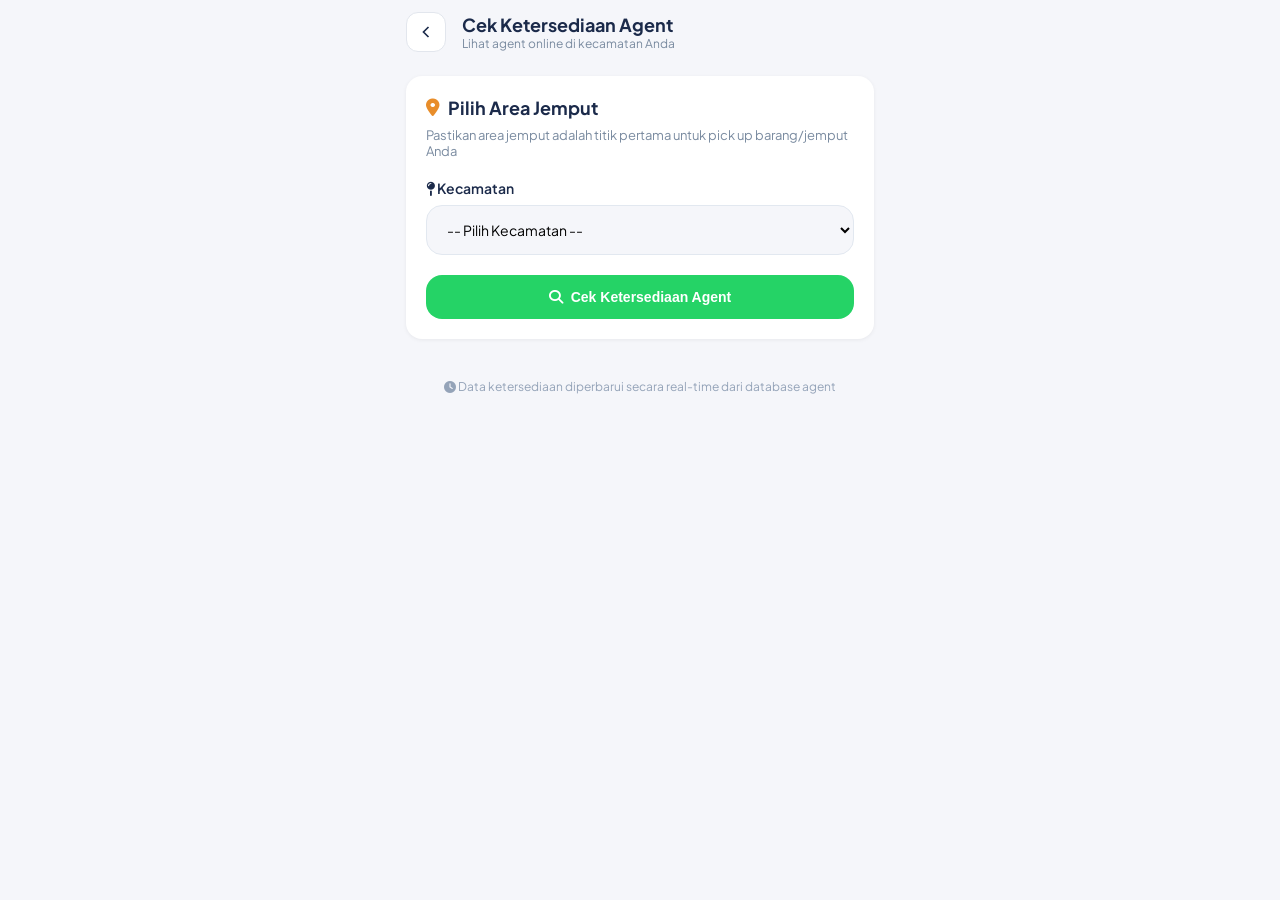
<file: pages/agent-check.html>
<!DOCTYPE html>
<html lang="id">
<head>
<meta charset="UTF-8"/>
<meta name="viewport" content="width=device-width, initial-scale=1.0, maximum-scale=1.0, user-scalable=yes"/>
<title>Cek Ketersediaan Agent - Suruhboy</title>
<link href="https://fonts.googleapis.com/css2?family=Plus+Jakarta+Sans:wght@400;500;600;700;800&display=swap" rel="stylesheet"/>
<link rel="stylesheet" href="https://cdnjs.cloudflare.com/ajax/libs/font-awesome/6.4.0/css/all.min.css"/>
<link rel="stylesheet" href="../css/style.css"/>
<style>
.agent-check-page {
  display: block;
  min-height: 100vh;
  background: #F5F6FA;
}
.agent-check-container {
  max-width: 500px;
  margin: 0 auto;
  padding: 0 16px 40px;
  min-height: 100vh;
}
.agent-check-header {
  display: flex;
  align-items: center;
  gap: 16px;
  margin-bottom: 24px;
  padding-top: 12px;
}
.agent-back-btn {
  width: 40px;
  height: 40px;
  border-radius: 12px;
  border: 1px solid #E2E6ED;
  display: flex;
  align-items: center;
  justify-content: center;
  background: #fff;
  cursor: pointer;
}
.agent-check-card {
  background: #fff;
  border-radius: 16px;
  padding: 20px;
  margin-bottom: 20px;
  box-shadow: 0 1px 4px rgba(0,0,0,0.06);
}
.agent-check-title {
  font-size: 18px;
  font-weight: 700;
  margin-bottom: 8px;
  display: flex;
  align-items: center;
  gap: 8px;
}
.agent-check-sub {
  font-size: 13px;
  color: #7A8BA0;
  margin-bottom: 20px;
}
.agent-form-group {
  margin-bottom: 20px;
}
.agent-form-group label {
  display: block;
  font-size: 14px;
  font-weight: 600;
  margin-bottom: 8px;
}
.agent-select {
  width: 100%;
  padding: 14px 16px;
  background: #F5F6FA;
  border: 1px solid #E2E8F0;
  border-radius: 16px;
  font-size: 14px;
  font-family: inherit;
  cursor: pointer;
}
.btn-check-agent {
  width: 100%;
  padding: 14px;
  background: #25D366;
  border: none;
  border-radius: 16px;
  font-size: 14px;
  font-weight: 700;
  color: white;
  cursor: pointer;
  display: flex;
  align-items: center;
  justify-content: center;
  gap: 8px;
}
.agent-result-card {
  background: #fff;
  border-radius: 16px;
  padding: 20px;
  margin-top: 20px;
  text-align: center;
}
.agent-status-icon {
  width: 64px;
  height: 64px;
  border-radius: 32px;
  display: flex;
  align-items: center;
  justify-content: center;
  font-size: 32px;
  margin: 0 auto 16px;
}
.agent-status-ready {
  background: #DCFCE7;
  color: #15803D;
}
.agent-status-none {
  background: #FEE2E2;
  color: #B91C1C;
}
.agent-result-message {
  font-size: 16px;
  font-weight: 700;
  margin-bottom: 8px;
}
.agent-result-detail {
  font-size: 13px;
  color: #7A8BA0;
}
.agent-badge-count {
  display: inline-flex;
  align-items: center;
  gap: 6px;
  background: #F1F5F9;
  padding: 6px 12px;
  border-radius: 40px;
  font-size: 12px;
  margin-top: 12px;
}
.agent-action-buttons {
  display: flex;
  gap: 12px;
  margin-top: 20px;
}
.btn-order-agent {
  flex: 1;
  background: #E88D2A;
  border: none;
  padding: 12px;
  border-radius: 40px;
  font-weight: 600;
  color: white;
  cursor: pointer;
}
.btn-reset-agent {
  flex: 1;
  background: #F1F5F9;
  border: none;
  padding: 12px;
  border-radius: 40px;
  font-weight: 600;
  color: #475569;
  cursor: pointer;
}
.agent-info-box {
  background: #EFF6FF;
  border-radius: 12px;
  padding: 12px;
  margin-top: 16px;
  font-size: 12px;
  color: #1E40AF;
}
.agent-footer {
  text-align: center;
  padding: 20px;
  color: #94A3B8;
  font-size: 12px;
}
.hidden { display: none; }
</style>
</head>
<body>
<div class="agent-check-page">
  <div class="agent-check-container">
    <div class="agent-check-header">
      <a href="../index.html" class="agent-back-btn">
        <svg width="20" height="20" viewBox="0 0 24 24" fill="none" stroke="#1B2A4A" stroke-width="2">
          <polyline points="15 18 9 12 15 6"/>
        </svg>
      </a>
      <div>
        <h2 style="font-size:18px; font-weight:700;">Cek Ketersediaan Agent</h2>
        <p style="font-size:12px; color:#7A8BA0;">Lihat agent online di kecamatan Anda</p>
      </div>
    </div>
    
    <div class="agent-check-card">
      <div class="agent-check-title">
        <i class="fas fa-map-marker-alt" style="color:#E88D2A;"></i>
        <span>Pilih Area Jemput</span>
      </div>
      <div class="agent-check-sub">Pastikan area jemput adalah titik pertama untuk pick up barang/jemput Anda</div>
      <div class="agent-form-group">
        <label><i class="fas fa-map-pin"></i> Kecamatan</label>
        <select id="areaSelect" class="agent-select">
          <option value="" disabled selected>-- Pilih Kecamatan --</option>
        </select>
      </div>
      <button class="btn-check-agent" id="checkAgentBtn">
        <i class="fas fa-search"></i> Cek Ketersediaan Agent
      </button>
    </div>
    
    <div id="agentResultSection" class="hidden"></div>
    <div class="agent-footer">
      <i class="fas fa-clock"></i> Data ketersediaan diperbarui secara real-time dari database agent
    </div>
  </div>
</div>

<script src="../js/config.js"></script>
<script src="../js/agent.js"></script>
<script>
document.addEventListener('DOMContentLoaded', () => {
  populateAreaSelect();
  document.getElementById('checkAgentBtn').addEventListener('click', checkAgentAvailability);
});
</script>
</body>
</html>
</file>
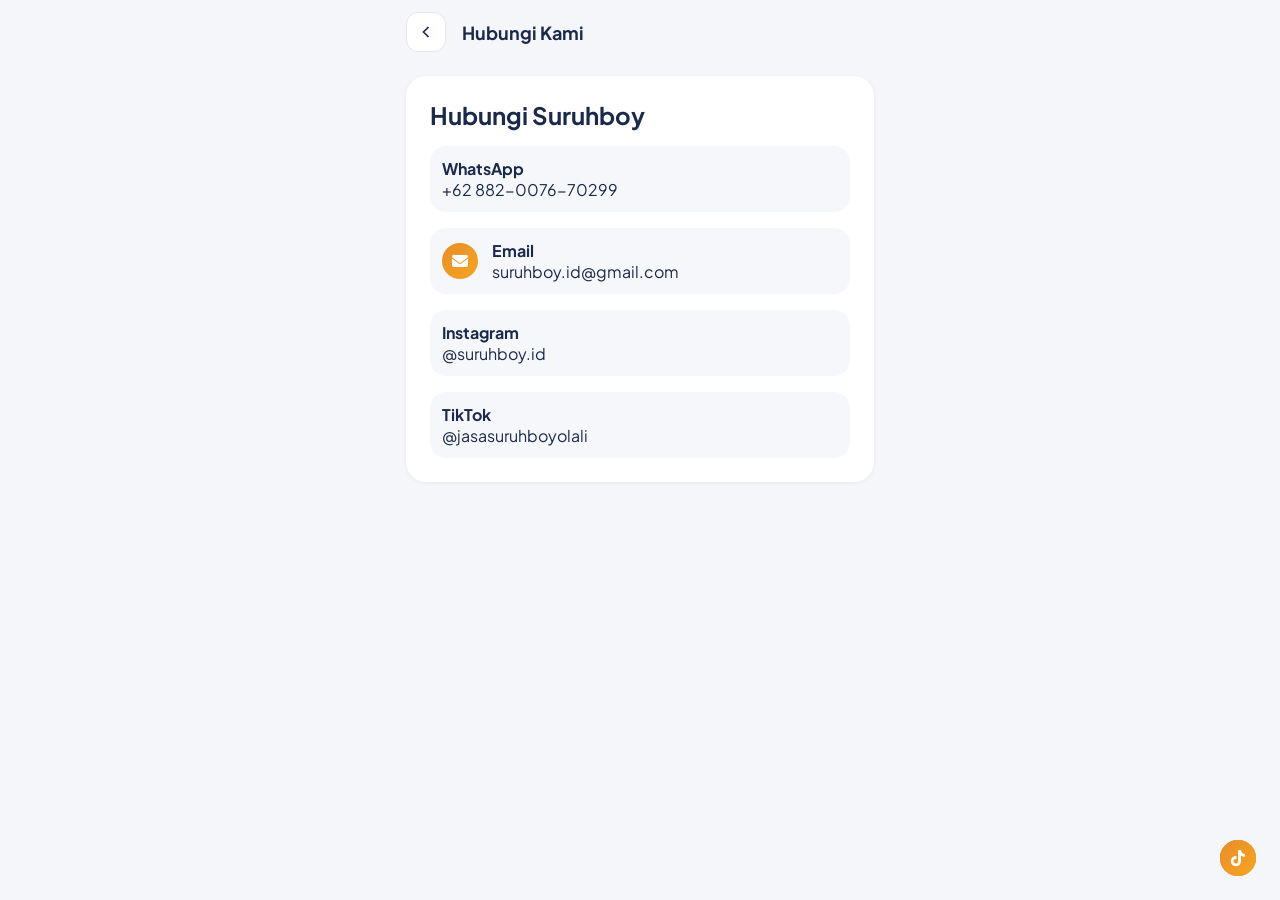
<file: pages/contact.html>
<!DOCTYPE html>
<html lang="id">
<head>
<meta charset="UTF-8"/>
<meta name="viewport" content="width=device-width, initial-scale=1.0, maximum-scale=1.0, user-scalable=yes"/>
<title>Hubungi Kami - Suruhboy</title>
<link href="https://fonts.googleapis.com/css2?family=Plus+Jakarta+Sans:wght@400;500;600;700;800&display=swap" rel="stylesheet"/>
<link rel="stylesheet" href="https://cdnjs.cloudflare.com/ajax/libs/font-awesome/6.4.0/css/all.min.css"/>
<link rel="stylesheet" href="../css/style.css"/>
<style>
.info-page { display: block; min-height: 100vh; background: #F5F6FA; }
.info-container { max-width: 500px; margin: 0 auto; padding: 0 16px 40px; }
.info-header { display: flex; align-items: center; gap: 16px; margin-bottom: 24px; padding-top: 12px; }
.info-back-btn { width: 40px; height: 40px; border-radius: 12px; border: 1px solid #E2E6ED; display: flex; align-items: center; justify-content: center; background: #fff; cursor: pointer; text-decoration: none; }
.info-content { background: #fff; border-radius: 20px; padding: 24px; box-shadow: 0 1px 4px rgba(0,0,0,0.06); }
.contact-list { display: flex; flex-direction: column; gap: 16px; margin-top: 16px; }
.contact-item { display: flex; align-items: center; gap: 14px; padding: 12px; background: #F5F7FB; border-radius: 16px; cursor: pointer; transition: all 0.2s; }
.contact-item:hover { background: #F0F2F5; transform: translateX(4px); }
.contact-item i { width: 36px; height: 36px; background: linear-gradient(135deg, #E88D2A, #F5A623); border-radius: 50%; display: flex; align-items: center; justify-content: center; color: white; font-size: 16px; }
.contact-info h4 { font-size: 14px; font-weight: 700; margin-bottom: 4px; }
.contact-info p { font-size: 12px; color: #E88D2A; margin: 0; }
</style>
</head>
<body>
<div class="info-page">
  <div class="info-container">
    <div class="info-header">
      <a href="../index.html" class="info-back-btn">
        <svg width="20" height="20" viewBox="0 0 24 24" fill="none" stroke="#1B2A4A" stroke-width="2">
          <polyline points="15 18 9 12 15 6"/>
        </svg>
      </a>
      <div><h2 style="font-size:18px; font-weight:700;">Hubungi Kami</h2></div>
    </div>
    <div class="info-content">
      <h2>Hubungi Suruhboy</h2>
      <div class="contact-list">
        <div class="contact-item" onclick="window.open('https://wa.me/62882007670299?text=Halo%20Suruhboy', '_blank')">
          <i class="fab fa-whatsapp"></i>
          <div><h4>WhatsApp</h4><p>+62 882-0076-70299</p></div>
        </div>
        <div class="contact-item" onclick="window.location.href='mailto:suruhboy.id@gmail.com'">
          <i class="fas fa-envelope"></i>
          <div><h4>Email</h4><p>suruhboy.id@gmail.com</p></div>
        </div>
        <div class="contact-item" onclick="window.open('https://instagram.com/suruhboy.id', '_blank')">
          <i class="fab fa-instagram"></i>
          <div><h4>Instagram</h4><p>@suruhboy.id</p></div>
        </div>
        <div class="contact-item" onclick="window.open('https://tiktok.com/@jasasuruhboyolali', '_blank')">
          <i class="fab fa-tiktok"></i>
          <div><h4>TikTok</h4><p>@jasasuruhboyolali</p></div>
        </div>
      </div>
    </div>
  </div>
</div>
</body>
</html>
</file>
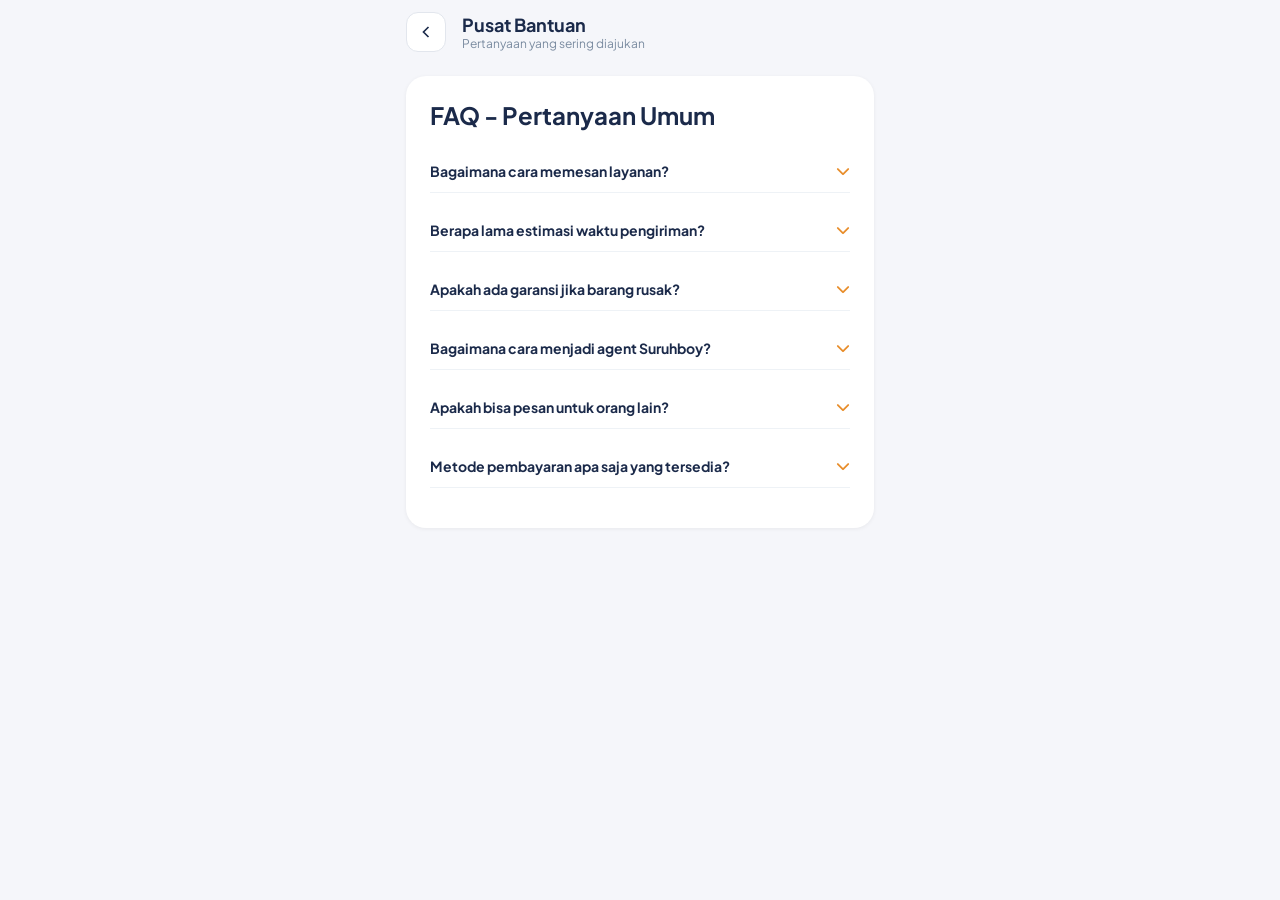
<file: pages/help-center.html>
<!DOCTYPE html>
<html lang="id">
<head>
<meta charset="UTF-8"/>
<meta name="viewport" content="width=device-width, initial-scale=1.0, maximum-scale=1.0, user-scalable=yes"/>
<title>Pusat Bantuan - Suruhboy</title>
<link href="https://fonts.googleapis.com/css2?family=Plus+Jakarta+Sans:wght@400;500;600;700;800&display=swap" rel="stylesheet"/>
<link rel="stylesheet" href="https://cdnjs.cloudflare.com/ajax/libs/font-awesome/6.4.0/css/all.min.css"/>
<link rel="stylesheet" href="../css/style.css"/>
<style>
.info-page { display: block; min-height: 100vh; background: #F5F6FA; }
.info-container { max-width: 500px; margin: 0 auto; padding: 0 16px 40px; }
.info-header { display: flex; align-items: center; gap: 16px; margin-bottom: 24px; padding-top: 12px; }
.info-back-btn { width: 40px; height: 40px; border-radius: 12px; border: 1px solid #E2E6ED; display: flex; align-items: center; justify-content: center; background: #fff; cursor: pointer; text-decoration: none; }
.info-content { background: #fff; border-radius: 20px; padding: 24px; box-shadow: 0 1px 4px rgba(0,0,0,0.06); }
.faq-item { margin-bottom: 16px; border-bottom: 1px solid #EEF2F6; }
.faq-question { font-size: 14px; font-weight: 700; color: #1B2A4A; padding: 12px 0; cursor: pointer; display: flex; justify-content: space-between; align-items: center; }
.faq-question i { color: #E88D2A; transition: transform 0.2s; }
.faq-question.active i { transform: rotate(180deg); }
.faq-answer { font-size: 13px; color: #7A8BA0; line-height: 1.5; padding: 0 0 12px 0; display: none; }
.faq-answer.show { display: block; }
</style>
</head>
<body>
<div class="info-page">
  <div class="info-container">
    <div class="info-header">
      <a href="../index.html" class="info-back-btn">
        <svg width="20" height="20" viewBox="0 0 24 24" fill="none" stroke="#1B2A4A" stroke-width="2">
          <polyline points="15 18 9 12 15 6"/>
        </svg>
      </a>
      <div>
        <h2 style="font-size:18px; font-weight:700;">Pusat Bantuan</h2>
        <p style="font-size:12px; color:#7A8BA0;">Pertanyaan yang sering diajukan</p>
      </div>
    </div>
    <div class="info-content">
      <h2 style="margin-bottom:20px;">FAQ - Pertanyaan Umum</h2>
      <div class="faq-item"><div class="faq-question">Bagaimana cara memesan layanan?<i class="fas fa-chevron-down"></i></div><div class="faq-answer">Anda bisa langsung memilih layanan yang diinginkan dari halaman utama, isi form pemesanan, lalu klik "Pesan via WhatsApp". Admin akan segera memproses pesanan Anda.</div></div>
      <div class="faq-item"><div class="faq-question">Berapa lama estimasi waktu pengiriman?<i class="fas fa-chevron-down"></i></div><div class="faq-answer">Estimasi waktu tergantung jarak dan jenis layanan. Umumnya 15-30 menit untuk area sekitar, dan 1-2 jam untuk area luar kota.</div></div>
      <div class="faq-item"><div class="faq-question">Apakah ada garansi jika barang rusak?<i class="fas fa-chevron-down"></i></div><div class="faq-answer">Ya, kami memberikan garansi hingga 100% jika barang rusak karena kelalaian agent. Pastikan Anda melaporkan segera setelah barang diterima.</div></div>
      <div class="faq-item"><div class="faq-question">Bagaimana cara menjadi agent Suruhboy?<i class="fas fa-chevron-down"></i></div><div class="faq-answer">Klik tombol "Daftar Agent" di halaman utama, isi formulir pendaftaran, lalu tim kami akan menghubungi Anda untuk proses selanjutnya.</div></div>
      <div class="faq-item"><div class="faq-question">Apakah bisa pesan untuk orang lain?<i class="fas fa-chevron-down"></i></div><div class="faq-answer">Tentu bisa. Cukup masukkan nama dan nomor WhatsApp penerima di form pemesanan, dan tulis keterangan "untuk orang lain" di detail pesanan.</div></div>
      <div class="faq-item"><div class="faq-question">Metode pembayaran apa saja yang tersedia?<i class="fas fa-chevron-down"></i></div><div class="faq-answer">Pembayaran bisa dilakukan secara tunai (COD) kepada agent, transfer bank (BCA, Mandiri, BRI), atau via QRIS.</div></div>
    </div>
  </div>
</div>

<script>
document.querySelectorAll('.faq-question').forEach(q => {
  q.addEventListener('click', () => {
    q.classList.toggle('active');
    q.nextElementSibling.classList.toggle('show');
  });
});
</script>
</body>
</html>
</file>
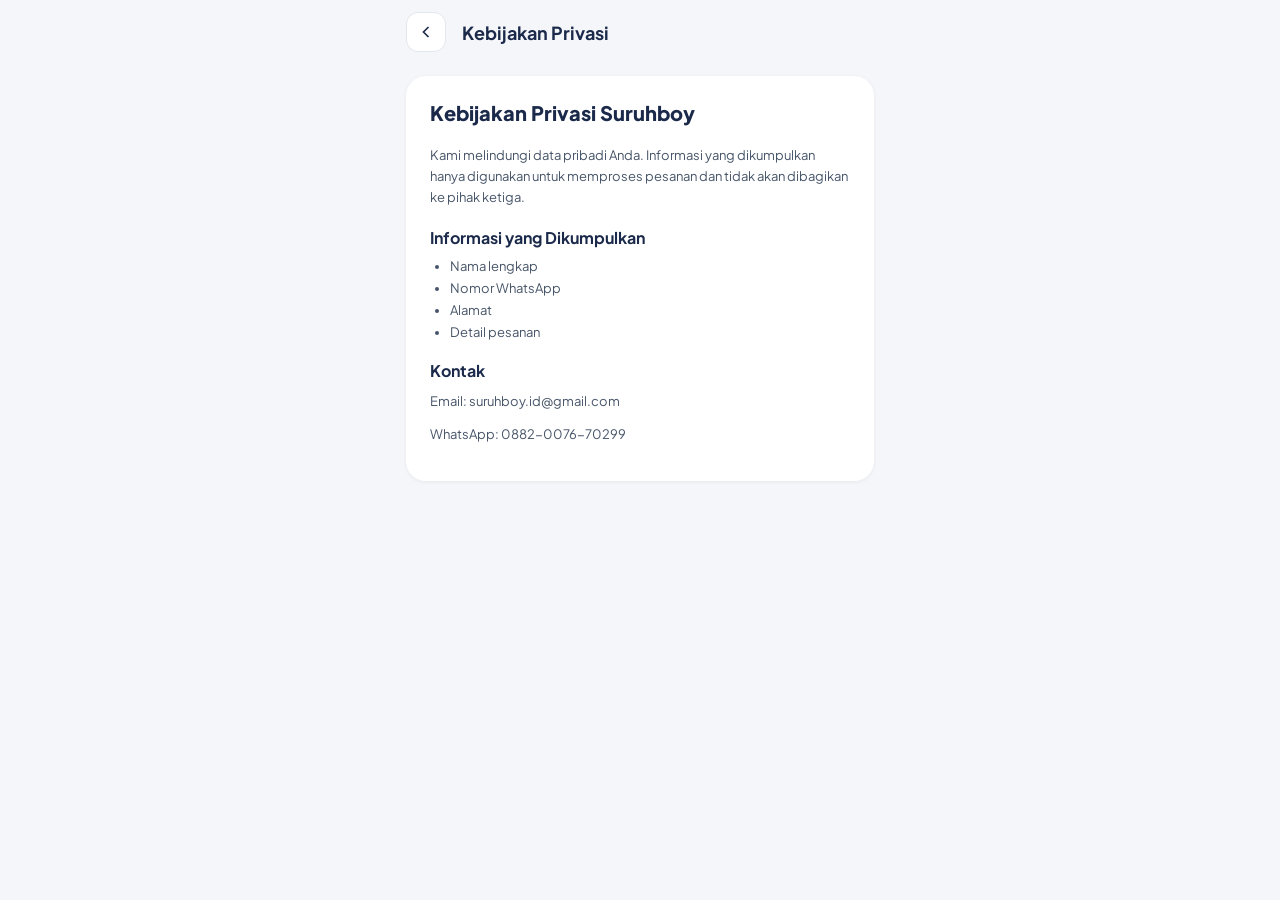
<file: pages/privacy.html>
<!DOCTYPE html>
<html lang="id">
<head>
<meta charset="UTF-8"/>
<meta name="viewport" content="width=device-width, initial-scale=1.0, maximum-scale=1.0, user-scalable=yes"/>
<title>Kebijakan Privasi - Suruhboy</title>
<link href="https://fonts.googleapis.com/css2?family=Plus+Jakarta+Sans:wght@400;500;600;700;800&display=swap" rel="stylesheet"/>
<link rel="stylesheet" href="https://cdnjs.cloudflare.com/ajax/libs/font-awesome/6.4.0/css/all.min.css"/>
<link rel="stylesheet" href="../css/style.css"/>
<style>
.info-page { display: block; min-height: 100vh; background: #F5F6FA; }
.info-container { max-width: 500px; margin: 0 auto; padding: 0 16px 40px; }
.info-header { display: flex; align-items: center; gap: 16px; margin-bottom: 24px; padding-top: 12px; }
.info-back-btn { width: 40px; height: 40px; border-radius: 12px; border: 1px solid #E2E6ED; display: flex; align-items: center; justify-content: center; background: #fff; cursor: pointer; text-decoration: none; }
.info-content { background: #fff; border-radius: 20px; padding: 24px; box-shadow: 0 1px 4px rgba(0,0,0,0.06); }
.info-content h2 { font-size: 20px; font-weight: 800; margin-bottom: 20px; }
.info-content h3 { font-size: 16px; font-weight: 700; margin: 20px 0 10px; }
.info-content p { font-size: 13px; color: #475569; margin-bottom: 12px; line-height: 1.6; }
.info-content ul { margin: 10px 0 10px 20px; }
.info-content li { font-size: 13px; color: #475569; margin-bottom: 6px; }
</style>
</head>
<body>
<div class="info-page">
  <div class="info-container">
    <div class="info-header">
      <a href="../index.html" class="info-back-btn">
        <svg width="20" height="20" viewBox="0 0 24 24" fill="none" stroke="#1B2A4A" stroke-width="2">
          <polyline points="15 18 9 12 15 6"/>
        </svg>
      </a>
      <div><h2 style="font-size:18px; font-weight:700;">Kebijakan Privasi</h2></div>
    </div>
    <div class="info-content">
      <h2>Kebijakan Privasi Suruhboy</h2>
      <p>Kami melindungi data pribadi Anda. Informasi yang dikumpulkan hanya digunakan untuk memproses pesanan dan tidak akan dibagikan ke pihak ketiga.</p>
      <h3>Informasi yang Dikumpulkan</h3>
      <ul><li>Nama lengkap</li><li>Nomor WhatsApp</li><li>Alamat</li><li>Detail pesanan</li></ul>
      <h3>Kontak</h3>
      <p>Email: suruhboy.id@gmail.com</p>
      <p>WhatsApp: 0882-0076-70299</p>
    </div>
  </div>
</div>
</body>
</html>
</file>
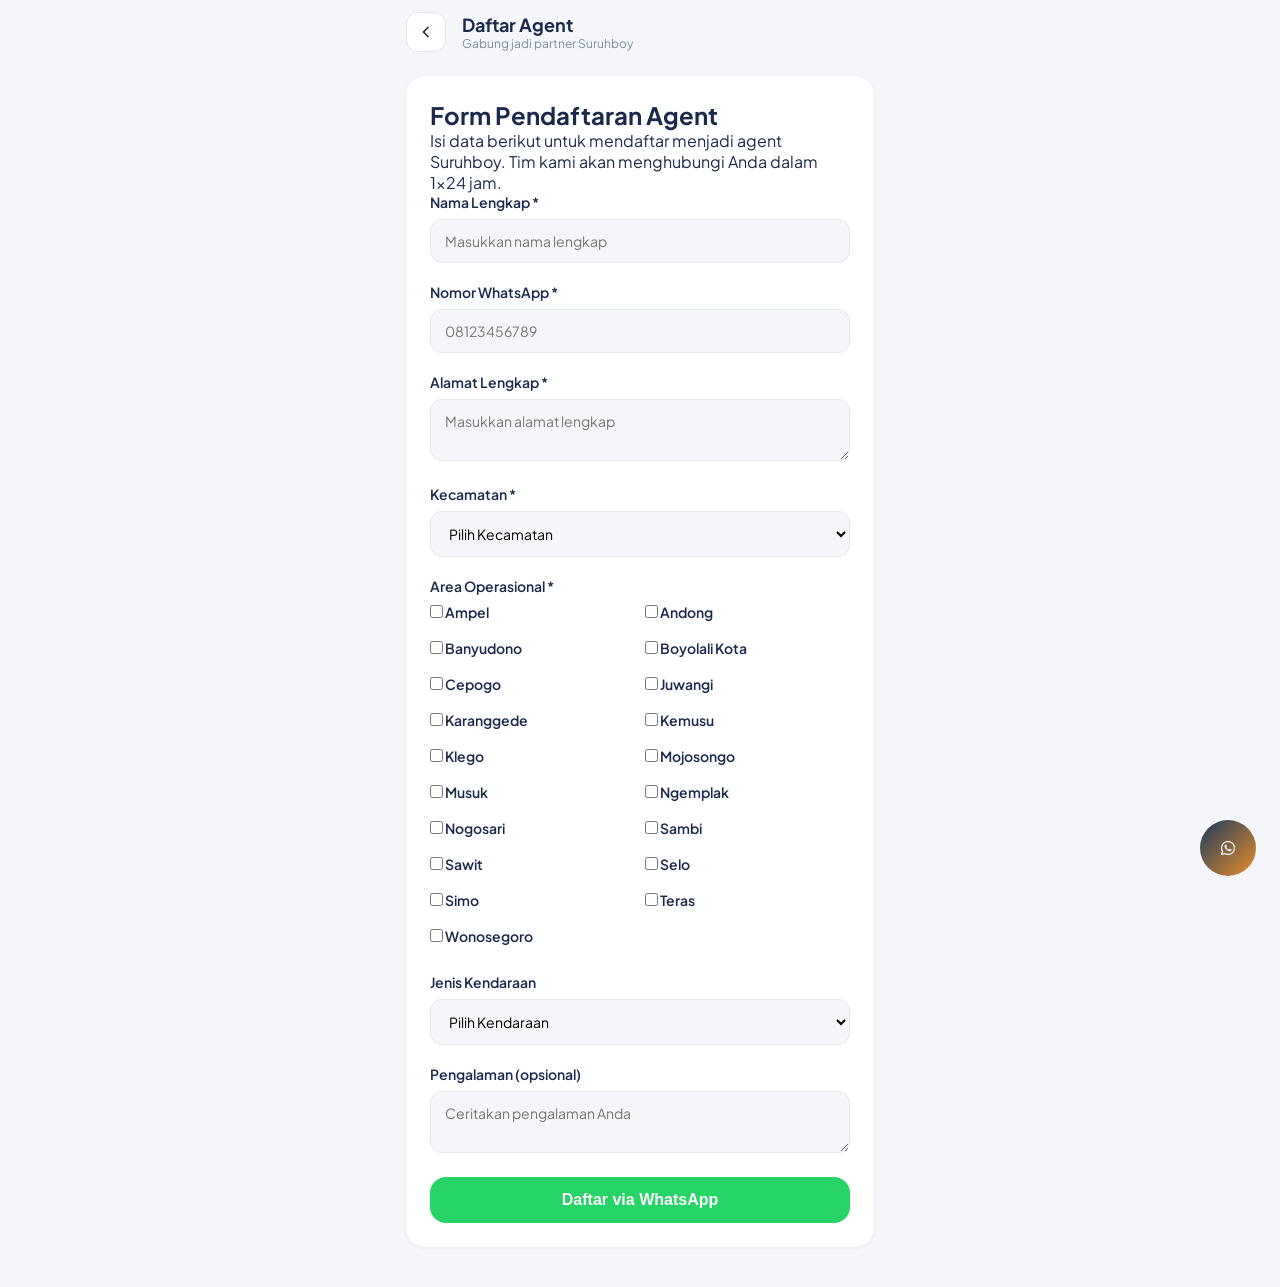
<file: pages/register-agent.html>
<!DOCTYPE html>
<html lang="id">
<head>
<meta charset="UTF-8"/>
<meta name="viewport" content="width=device-width, initial-scale=1.0, maximum-scale=1.0, user-scalable=yes"/>
<title>Daftar Agent - Suruhboy</title>
<link href="https://fonts.googleapis.com/css2?family=Plus+Jakarta+Sans:wght@400;500;600;700;800&display=swap" rel="stylesheet"/>
<link rel="stylesheet" href="https://cdnjs.cloudflare.com/ajax/libs/font-awesome/6.4.0/css/all.min.css"/>
<link rel="stylesheet" href="../css/style.css"/>
<style>
.info-page { display: block; min-height: 100vh; background: #F5F6FA; }
.info-container { max-width: 500px; margin: 0 auto; padding: 0 16px 40px; }
.info-header { display: flex; align-items: center; gap: 16px; margin-bottom: 24px; padding-top: 12px; }
.info-back-btn { width: 40px; height: 40px; border-radius: 12px; border: 1px solid #E2E6ED; display: flex; align-items: center; justify-content: center; background: #fff; cursor: pointer; text-decoration: none; }
.info-content { background: #fff; border-radius: 20px; padding: 24px; box-shadow: 0 1px 4px rgba(0,0,0,0.06); }
.register-form .form-group { margin-bottom: 20px; }
.register-form label { display: block; font-size: 14px; font-weight: 600; margin-bottom: 8px; }
.register-form input, .register-form select, .register-form textarea { width: 100%; padding: 12px 14px; background: #F5F6FA; border: 1px solid #E2E8F0; border-radius: 12px; font-size: 14px; font-family: inherit; }
.area-checkboxes { display: grid; grid-template-columns: repeat(2, 1fr); gap: 10px; margin-top: 8px; }
.area-checkbox { display: flex; align-items: center; gap: 8px; font-size: 13px; }
.area-checkbox input { width: auto; margin: 0; }
.register-btn { width: 100%; padding: 14px; background: #25D366; border: none; border-radius: 16px; font-size: 16px; font-weight: 700; color: white; cursor: pointer; display: flex; align-items: center; justify-content: center; gap: 8px; margin-top: 16px; }
</style>
</head>
<body>
<div class="info-page">
  <div class="info-container">
    <div class="info-header">
      <a href="../index.html" class="info-back-btn">
        <svg width="20" height="20" viewBox="0 0 24 24" fill="none" stroke="#1B2A4A" stroke-width="2">
          <polyline points="15 18 9 12 15 6"/>
        </svg>
      </a>
      <div>
        <h2 style="font-size:18px; font-weight:700;">Daftar Agent</h2>
        <p style="font-size:12px; color:#7A8BA0;">Gabung jadi partner Suruhboy</p>
      </div>
    </div>
    <div class="info-content">
      <h2>Form Pendaftaran Agent</h2>
      <p>Isi data berikut untuk mendaftar menjadi agent Suruhboy. Tim kami akan menghubungi Anda dalam 1x24 jam.</p>
      <form class="register-form" id="agentRegisterForm">
        <div class="form-group"><label>Nama Lengkap *</label><input type="text" id="regNama" placeholder="Masukkan nama lengkap" required></div>
        <div class="form-group"><label>Nomor WhatsApp *</label><input type="tel" id="regWhatsapp" placeholder="08123456789" required></div>
        <div class="form-group"><label>Alamat Lengkap *</label><textarea id="regAlamat" rows="2" placeholder="Masukkan alamat lengkap" required></textarea></div>
        <div class="form-group"><label>Kecamatan *</label><select id="regKecamatan" required><option value="">Pilih Kecamatan</option><option value="Ampel">Ampel</option><option value="Andong">Andong</option><option value="Banyudono">Banyudono</option><option value="Boyolali Kota">Boyolali Kota</option><option value="Cepogo">Cepogo</option><option value="Juwangi">Juwangi</option><option value="Karanggede">Karanggede</option><option value="Kemusu">Kemusu</option><option value="Klego">Klego</option><option value="Mojosongo">Mojosongo</option><option value="Musuk">Musuk</option><option value="Ngemplak">Ngemplak</option><option value="Nogosari">Nogosari</option><option value="Sambi">Sambi</option><option value="Sawit">Sawit</option><option value="Selo">Selo</option><option value="Simo">Simo</option><option value="Teras">Teras</option><option value="Wonosegoro">Wonosegoro</option></select></div>
        <div class="form-group"><label>Area Operasional *</label><div class="area-checkboxes" id="areaCheckboxes"><label class="area-checkbox"><input type="checkbox" value="Ampel"> Ampel</label><label class="area-checkbox"><input type="checkbox" value="Andong"> Andong</label><label class="area-checkbox"><input type="checkbox" value="Banyudono"> Banyudono</label><label class="area-checkbox"><input type="checkbox" value="Boyolali Kota"> Boyolali Kota</label><label class="area-checkbox"><input type="checkbox" value="Cepogo"> Cepogo</label><label class="area-checkbox"><input type="checkbox" value="Juwangi"> Juwangi</label><label class="area-checkbox"><input type="checkbox" value="Karanggede"> Karanggede</label><label class="area-checkbox"><input type="checkbox" value="Kemusu"> Kemusu</label><label class="area-checkbox"><input type="checkbox" value="Klego"> Klego</label><label class="area-checkbox"><input type="checkbox" value="Mojosongo"> Mojosongo</label><label class="area-checkbox"><input type="checkbox" value="Musuk"> Musuk</label><label class="area-checkbox"><input type="checkbox" value="Ngemplak"> Ngemplak</label><label class="area-checkbox"><input type="checkbox" value="Nogosari"> Nogosari</label><label class="area-checkbox"><input type="checkbox" value="Sambi"> Sambi</label><label class="area-checkbox"><input type="checkbox" value="Sawit"> Sawit</label><label class="area-checkbox"><input type="checkbox" value="Selo"> Selo</label><label class="area-checkbox"><input type="checkbox" value="Simo"> Simo</label><label class="area-checkbox"><input type="checkbox" value="Teras"> Teras</label><label class="area-checkbox"><input type="checkbox" value="Wonosegoro"> Wonosegoro</label></div></div>
        <div class="form-group"><label>Jenis Kendaraan</label><select id="regKendaraan"><option value="">Pilih Kendaraan</option><option value="Motor">Motor</option><option value="Mobil">Mobil</option><option value="Sepeda">Sepeda</option><option value="Jalan Kaki">Jalan Kaki</option></select></div>
        <div class="form-group"><label>Pengalaman (opsional)</label><textarea id="regPengalaman" rows="2" placeholder="Ceritakan pengalaman Anda"></textarea></div>
        <button type="button" class="register-btn" id="submitRegisterBtn"><i class="fab fa-whatsapp"></i> Daftar via WhatsApp</button>
      </form>
    </div>
  </div>
</div>

<script>
const CONTACTS = { whatsapp: '62882007670299' };

document.getElementById('submitRegisterBtn').addEventListener('click', () => {
  const nama = document.getElementById('regNama')?.value.trim();
  const wa = document.getElementById('regWhatsapp')?.value.trim();
  const alamat = document.getElementById('regAlamat')?.value.trim();
  const kecamatan = document.getElementById('regKecamatan')?.value;
  const kendaraan = document.getElementById('regKendaraan')?.value;
  const pengalaman = document.getElementById('regPengalaman')?.value.trim();
  const selectedAreas = [];
  document.querySelectorAll('#areaCheckboxes input:checked').forEach(cb => selectedAreas.push(cb.value));
  if (!nama || !wa || !alamat || !kecamatan || selectedAreas.length === 0) { 
    alert('Harap lengkapi semua data yang diperlukan'); 
    return; 
  }
  const message = `📋 PENDAFTARAN AGENT SURUHBOY 📋\n\n👤 Nama: ${nama}\n📱 WhatsApp: ${wa}\n📍 Alamat: ${alamat}\n🏘️ Kecamatan: ${kecamatan}\n🗺️ Area Operasional: ${selectedAreas.join(', ')}\n🛵 Kendaraan: ${kendaraan || '-'}\n📝 Pengalaman: ${pengalaman || '-'}\n\n✅ Mohon verifikasi data pendaftaran ini.`;
  window.open(`https://wa.me/${CONTACTS.whatsapp}?text=${encodeURIComponent(message)}`, '_blank');
});
</script>
</body>
</html>
</file>
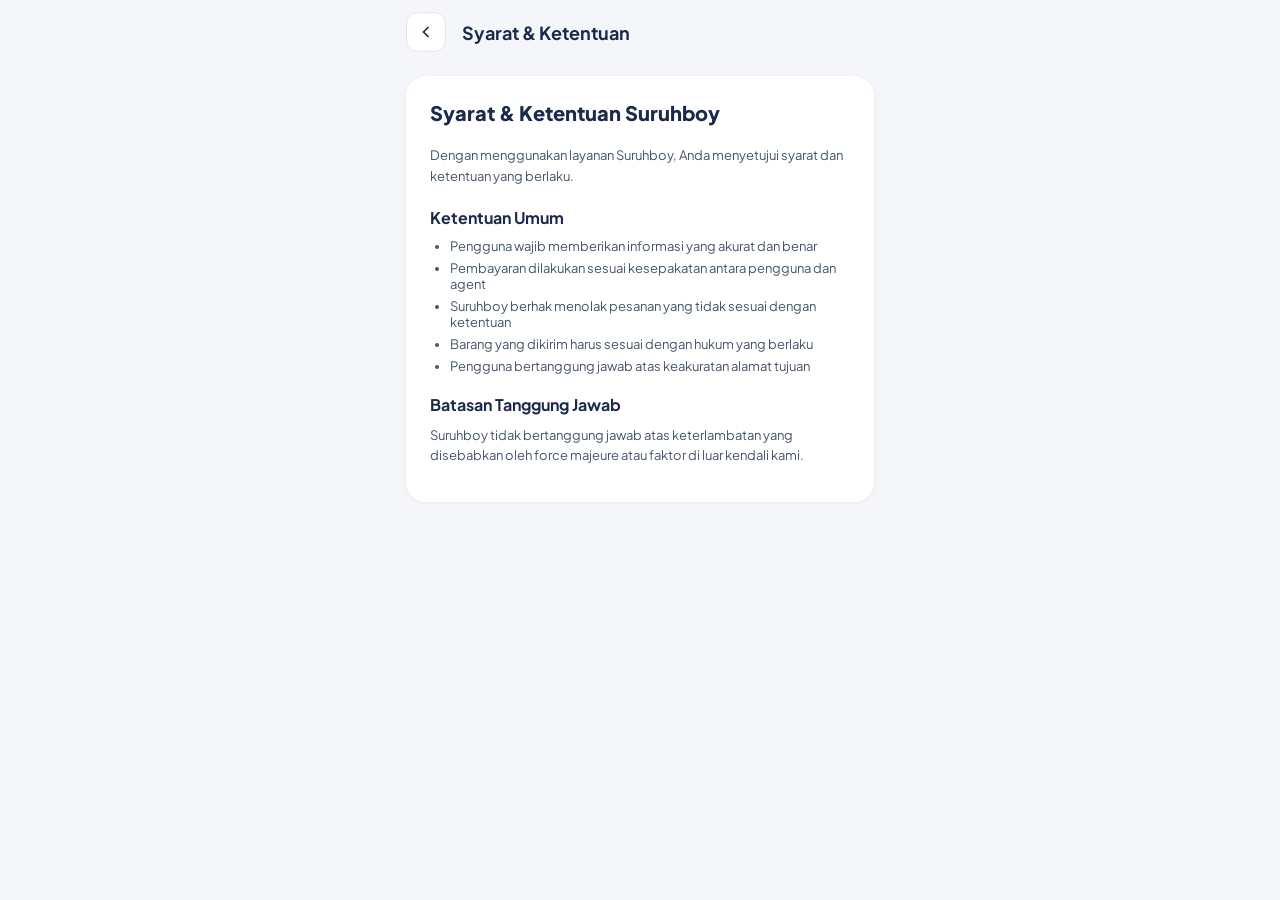
<file: pages/terms.html>
<!DOCTYPE html>
<html lang="id">
<head>
<meta charset="UTF-8"/>
<meta name="viewport" content="width=device-width, initial-scale=1.0, maximum-scale=1.0, user-scalable=yes"/>
<title>Syarat & Ketentuan - Suruhboy</title>
<link href="https://fonts.googleapis.com/css2?family=Plus+Jakarta+Sans:wght@400;500;600;700;800&display=swap" rel="stylesheet"/>
<link rel="stylesheet" href="https://cdnjs.cloudflare.com/ajax/libs/font-awesome/6.4.0/css/all.min.css"/>
<link rel="stylesheet" href="../css/style.css"/>
<style>
.info-page { display: block; min-height: 100vh; background: #F5F6FA; }
.info-container { max-width: 500px; margin: 0 auto; padding: 0 16px 40px; }
.info-header { display: flex; align-items: center; gap: 16px; margin-bottom: 24px; padding-top: 12px; }
.info-back-btn { width: 40px; height: 40px; border-radius: 12px; border: 1px solid #E2E6ED; display: flex; align-items: center; justify-content: center; background: #fff; cursor: pointer; text-decoration: none; }
.info-content { background: #fff; border-radius: 20px; padding: 24px; box-shadow: 0 1px 4px rgba(0,0,0,0.06); }
.info-content h2 { font-size: 20px; font-weight: 800; margin-bottom: 20px; }
.info-content h3 { font-size: 16px; font-weight: 700; margin: 20px 0 10px; }
.info-content p { font-size: 13px; color: #475569; margin-bottom: 12px; line-height: 1.6; }
.info-content ul { margin: 10px 0 10px 20px; }
.info-content li { font-size: 13px; color: #475569; margin-bottom: 6px; }
</style>
</head>
<body>
<div class="info-page">
  <div class="info-container">
    <div class="info-header">
      <a href="../index.html" class="info-back-btn">
        <svg width="20" height="20" viewBox="0 0 24 24" fill="none" stroke="#1B2A4A" stroke-width="2">
          <polyline points="15 18 9 12 15 6"/>
        </svg>
      </a>
      <div><h2 style="font-size:18px; font-weight:700;">Syarat & Ketentuan</h2></div>
    </div>
    <div class="info-content">
      <h2>Syarat & Ketentuan Suruhboy</h2>
      <p>Dengan menggunakan layanan Suruhboy, Anda menyetujui syarat dan ketentuan yang berlaku.</p>
      <h3>Ketentuan Umum</h3>
      <ul>
        <li>Pengguna wajib memberikan informasi yang akurat dan benar</li>
        <li>Pembayaran dilakukan sesuai kesepakatan antara pengguna dan agent</li>
        <li>Suruhboy berhak menolak pesanan yang tidak sesuai dengan ketentuan</li>
        <li>Barang yang dikirim harus sesuai dengan hukum yang berlaku</li>
        <li>Pengguna bertanggung jawab atas keakuratan alamat tujuan</li>
      </ul>
      <h3>Batasan Tanggung Jawab</h3>
      <p>Suruhboy tidak bertanggung jawab atas keterlambatan yang disebabkan oleh force majeure atau faktor di luar kendali kami.</p>
    </div>
  </div>
</div>
</body>
</html>
</file>
<file: css/style.css>
* {
  margin: 0;
  padding: 0;
  box-sizing: border-box;
}

body {
  font-family: 'Plus Jakarta Sans', sans-serif;
  background: #F5F6FA;
  color: #1B2A4A;
  min-height: 100vh;
}

.page {
  max-width: 500px;
  margin: 0 auto;
  position: relative;
  min-height: 100vh;
  padding-bottom: 80px;
  background: #F5F6FA;
}

@media (min-width: 768px) {
  .page {
    max-width: 700px;
    box-shadow: 0 0 40px rgba(0,0,0,0.08);
    border-radius: 32px;
    margin: 20px auto;
  }
}

/* ========== HEADER ========== */
header {
  display: flex;
  align-items: center;
  justify-content: space-between;
  padding: 16px 20px;
}

header h1 {
  font-size: 20px;
  font-weight: 800;
  letter-spacing: -0.5px;
}

header p {
  font-size: 12px;
  color: #7A8BA0;
}

.menu-btn {
  width: 40px;
  height: 40px;
  border-radius: 12px;
  border: 1px solid #E2E6ED;
  display: flex;
  align-items: center;
  justify-content: center;
  background: none;
  cursor: pointer;
}

/* ========== SLIDER ========== */
.slider-container {
  position: relative;
  margin: 0 16px 16px 16px;
  overflow: hidden;
  border-radius: 20px;
  box-shadow: 0 4px 15px rgba(0,0,0,0.1);
  background: #1B2A4A;
}

.slider-track {
  display: flex;
  transition: transform 0.4s ease;
  cursor: grab;
}

.slider-slide {
  min-width: 100%;
  flex-shrink: 0;
}

.slider-card {
  position: relative;
  width: 100%;
  min-height: 180px;
  background: #1B2A4A;
  overflow: hidden;
  border-radius: 20px;
}

.slider-card img {
  width: 100%;
  height: auto;
  max-height: 220px;
  object-fit: contain;
  background: #1B2A4A;
  display: block;
}

.slider-overlay {
  position: absolute;
  bottom: 0;
  left: 0;
  right: 0;
  background: linear-gradient(to top, rgba(0,0,0,0.8), rgba(0,0,0,0));
  padding: 60px 20px 20px;
  color: white;
}

.slider-badge {
  display: inline-block;
  background: #E88D2A;
  color: white;
  font-size: 11px;
  font-weight: 600;
  padding: 4px 12px;
  border-radius: 20px;
  margin-bottom: 8px;
}

.slider-arrow {
  position: absolute;
  top: 50%;
  transform: translateY(-50%);
  width: 36px;
  height: 36px;
  background: rgba(255,255,255,0.9);
  border-radius: 50%;
  display: flex;
  align-items: center;
  justify-content: center;
  cursor: pointer;
  z-index: 10;
  box-shadow: 0 2px 8px rgba(0,0,0,0.15);
}

.slider-arrow-left { left: 12px; }
.slider-arrow-right { right: 12px; }

.slider-dots {
  display: flex;
  justify-content: center;
  gap: 8px;
  margin-top: 12px;
  margin-bottom: 8px;
}

.slider-dot {
  width: 8px;
  height: 8px;
  border-radius: 4px;
  background: #CBD5E1;
  transition: all 0.2s;
  cursor: pointer;
}

.slider-dot.active {
  width: 24px;
  background: #E88D2A;
}

/* ========== SERVICES SECTION ========== */
.services {
  margin: 0 16px;
  background: #fff;
  border-radius: 16px;
  padding: 16px;
  box-shadow: 0 1px 4px rgba(0,0,0,0.06);
}

.search-wrapper {
  display: flex;
  align-items: center;
  gap: 12px;
  background: #F5F6FA;
  border-radius: 16px;
  padding: 12px 16px;
  margin-bottom: 20px;
  cursor: pointer;
}

.search-input-home {
  flex: 1;
  border: none;
  background: transparent;
  font-size: 14px;
  font-weight: 500;
  font-family: inherit;
  outline: none;
  color: #1B2A4A;
}

.search-arrow-small {
  width: 32px;
  height: 32px;
  border-radius: 50%;
  background: #1B2A4A;
  display: flex;
  align-items: center;
  justify-content: center;
}

/* ========== GRID MENU ========== */
.grid {
  display: grid;
  grid-template-columns: repeat(4, 1fr);
  gap: 15px;
  margin-bottom: 20px;
}

.card {
  background: #fff;
  border-radius: 20px;
  padding: 15px 10px;
  text-align: center;
  box-shadow: 0 4px 10px rgba(0,0,0,0.05);
  cursor: pointer;
  transition: 0.2s;
}

.icon {
  width: 50px;
  height: 50px;
  margin: 0 auto 10px;
  display: flex;
  align-items: center;
  justify-content: center;
}

.icon img {
  width: 42px;
  height: 42px;
  object-fit: contain;
}

.title {
  font-size: 12px;
  font-weight: 600;
  color: #1f2d3d;
  line-height: 1.3;
}

/* ========== GRADIENT CARD ========== */
.gradient-card {
  margin: 12px 16px;
  border-radius: 16px;
  padding: 20px;
  display: flex;
  align-items: center;
  gap: 12px;
  box-shadow: 0 4px 12px rgba(0,0,0,0.1);
  cursor: pointer;
}

.gradient-card .card-icon {
  width: 48px;
  height: 48px;
  border-radius: 50%;
  background: rgba(255,255,255,0.2);
  display: flex;
  align-items: center;
  justify-content: center;
}

.gradient-card .card-title {
  font-size: 14px;
  font-weight: 700;
  color: #fff;
}

.gradient-card .card-desc {
  font-size: 12px;
  color: rgba(255,255,255,0.8);
  margin-top: 2px;
}

/* ========== WA CARD ========== */
.wa-card {
  margin: 0 16px;
  margin-top: 12px;
  border-radius: 16px;
  padding: 20px;
  background: linear-gradient(135deg, #1B3A5C 0%, #E88D2A 100%);
  cursor: pointer;
}

.wa-icon {
  width: 48px;
  height: 48px;
  border-radius: 50%;
  background: #25D366;
  display: flex;
  align-items: center;
  justify-content: center;
}

.wa-btn {
  margin-top: 12px;
  padding: 8px 16px;
  background: #fff;
  border-radius: 50px;
  border: none;
  font-size: 14px;
  font-weight: 600;
  color: #1B2A4A;
  cursor: pointer;
  font-family: inherit;
}

/* ========== THREE CARDS ========== */
.three-cards {
  margin: 16px 16px;
  display: grid;
  grid-template-columns: repeat(3, 1fr);
  gap: 12px;
}

.info-card {
  background: #fff;
  border-radius: 16px;
  padding: 16px;
  box-shadow: 0 1px 4px rgba(0,0,0,0.06);
  cursor: pointer;
  text-align: center;
}

.info-card .ic-circle {
  width: 40px;
  height: 40px;
  border-radius: 50%;
  background: linear-gradient(135deg, #FFF3E0, #FFE0B5);
  display: flex;
  align-items: center;
  justify-content: center;
  margin: 0 auto 12px;
}

.info-card .ic-title {
  font-size: 12px;
  font-weight: 700;
}

.info-card .ic-desc {
  font-size: 10px;
  color: #7A8BA0;
  margin-top: 4px;
}

/* ========== SOCIALS ========== */
.socials {
  text-align: center;
  margin-top: 24px;
  padding: 0 16px;
}

.socials .icons {
  display: flex;
  justify-content: center;
  gap: 16px;
  margin-top: 16px;
}

.socials .s-icon {
  width: 40px;
  height: 40px;
  border-radius: 50%;
  background: #fff;
  border: 1px solid #E2E6ED;
  display: flex;
  align-items: center;
  justify-content: center;
  font-size: 18px;
  cursor: pointer;
}

/* ========== SEARCH RESULT PAGE ========== */
.search-result-page {
  display: none;
  padding: 0 16px;
  min-height: 100vh;
}

.search-result-header {
  display: flex;
  align-items: center;
  gap: 12px;
  margin-bottom: 20px;
  padding-top: 12px;
}

.back-btn {
  width: 40px;
  height: 40px;
  border-radius: 12px;
  border: 1px solid #E2E6ED;
  display: flex;
  align-items: center;
  justify-content: center;
  background: #fff;
  cursor: pointer;
}

.result-search-wrapper {
  flex: 1;
  display: flex;
  align-items: center;
  gap: 12px;
  background: #F5F6FA;
  border-radius: 16px;
  padding: 12px 16px;
}

.result-search-wrapper .search-input {
  flex: 1;
  border: none;
  background: transparent;
  font-size: 14px;
  outline: none;
}

.result-list {
  display: flex;
  flex-direction: column;
  gap: 12px;
  margin-bottom: 20px;
}

.result-card {
  background: #fff;
  border-radius: 16px;
  padding: 16px;
  display: flex;
  align-items: center;
  gap: 14px;
  cursor: pointer;
}

.result-icon {
  width: 56px;
  height: 56px;
  border-radius: 16px;
  background: linear-gradient(135deg, #FFF8F0, #FFE8D6);
  display: flex;
  align-items: center;
  justify-content: center;
}

.result-icon img {
  width: 34px;
  height: 34px;
  object-fit: contain;
}

.result-info {
  flex: 1;
}

.result-title {
  font-size: 15px;
  font-weight: 700;
  margin-bottom: 4px;
}

.result-desc {
  font-size: 12px;
  color: #7A8BA0;
}

/* ========== SERVICE DETAIL ========== */
.service-detail-page {
  display: none;
  min-height: 100vh;
  background: #F5F6FA;
}

.service-detail-container {
  max-width: 500px;
  margin: 0 auto;
  padding: 0 16px 40px;
}

.service-detail-header {
  display: flex;
  align-items: center;
  gap: 16px;
  margin-bottom: 24px;
  padding-top: 12px;
}

.service-back-btn {
  width: 40px;
  height: 40px;
  border-radius: 12px;
  border: 1px solid #E2E6ED;
  display: flex;
  align-items: center;
  justify-content: center;
  background: #fff;
  cursor: pointer;
}

.service-detail-hero {
  background: white;
  border-radius: 24px;
  padding: 24px;
  margin-bottom: 20px;
  text-align: center;
}

.service-detail-icon {
  width: 80px;
  height: 80px;
  background: linear-gradient(135deg, #FFF8F0, #FFE8D6);
  border-radius: 24px;
  display: flex;
  align-items: center;
  justify-content: center;
  margin: 0 auto 16px;
}

.service-info-card {
  background: white;
  border-radius: 20px;
  padding: 20px;
  margin-bottom: 20px;
}

.price-tag {
  font-size: 28px;
  font-weight: 800;
  color: #E88D2A;
  margin: 16px 0;
}

.order-form-card {
  background: white;
  border-radius: 20px;
  padding: 20px;
  margin-bottom: 20px;
}

.form-group {
  margin-bottom: 16px;
}

.form-group label {
  display: block;
  font-size: 13px;
  font-weight: 600;
  margin-bottom: 6px;
}

.form-group input,
.form-group textarea,
.form-group select {
  width: 100%;
  padding: 12px 14px;
  background: #F5F6FA;
  border: 1px solid #E2E8F0;
  border-radius: 12px;
  font-size: 14px;
  font-family: inherit;
}

.btn-order-service {
  width: 100%;
  padding: 14px;
  background: #25D366;
  border: none;
  border-radius: 16px;
  font-size: 16px;
  font-weight: 700;
  color: white;
  cursor: pointer;
}

/* ========== FOOTER & FAB ========== */
footer {
  margin-top: 24px;
  padding: 20px 16px;
  background: #1B2A4A;
  text-align: center;
}

footer p {
  font-size: 12px;
  color: rgba(255,255,255,0.7);
}

.fab {
  position: fixed;
  bottom: 24px;
  right: 24px;
  width: 56px;
  height: 56px;
  border-radius: 50%;
  background: linear-gradient(135deg, #1B3A5C, #E88D2A);
  display: flex;
  align-items: center;
  justify-content: center;
  cursor: pointer;
  z-index: 50;
}

/* ========== LOADING ========== */
.loading-overlay {
  position: fixed;
  top: 0;
  left: 0;
  right: 0;
  bottom: 0;
  background: rgba(0, 0, 0, 0.7);
  backdrop-filter: blur(8px);
  display: flex;
  align-items: center;
  justify-content: center;
  z-index: 1000;
  opacity: 0;
  visibility: hidden;
  transition: all 0.3s;
}

.loading-overlay.show {
  opacity: 1;
  visibility: visible;
}

.loading-content {
  background: white;
  border-radius: 28px;
  padding: 32px 40px;
  text-align: center;
}

.spinner {
  width: 60px;
  height: 60px;
  border: 4px solid #F1F5F9;
  border-top: 4px solid #E88D2A;
  border-radius: 50%;
  animation: spin 1s linear infinite;
  margin: 0 auto 20px;
}

@keyframes spin {
  0% { transform: rotate(0deg); }
  100% { transform: rotate(360deg); }
}

.hidden { display: none; }

@media (max-width: 480px) {
  .grid { gap: 12px; }
  .card { padding: 12px 8px; }
  .icon img { width: 36px; height: 36px; }
  .title { font-size: 11px; }
}

.dots {
  display: flex;
  justify-content: center;
  gap: 6px;
  margin-top: 16px;
}

.dot {
  width: 8px;
  height: 8px;
  border-radius: 4px;
  background: #E2E6ED;
}

.dot.active {
  width: 24px;
  background: #E88D2A;
}
</file>
